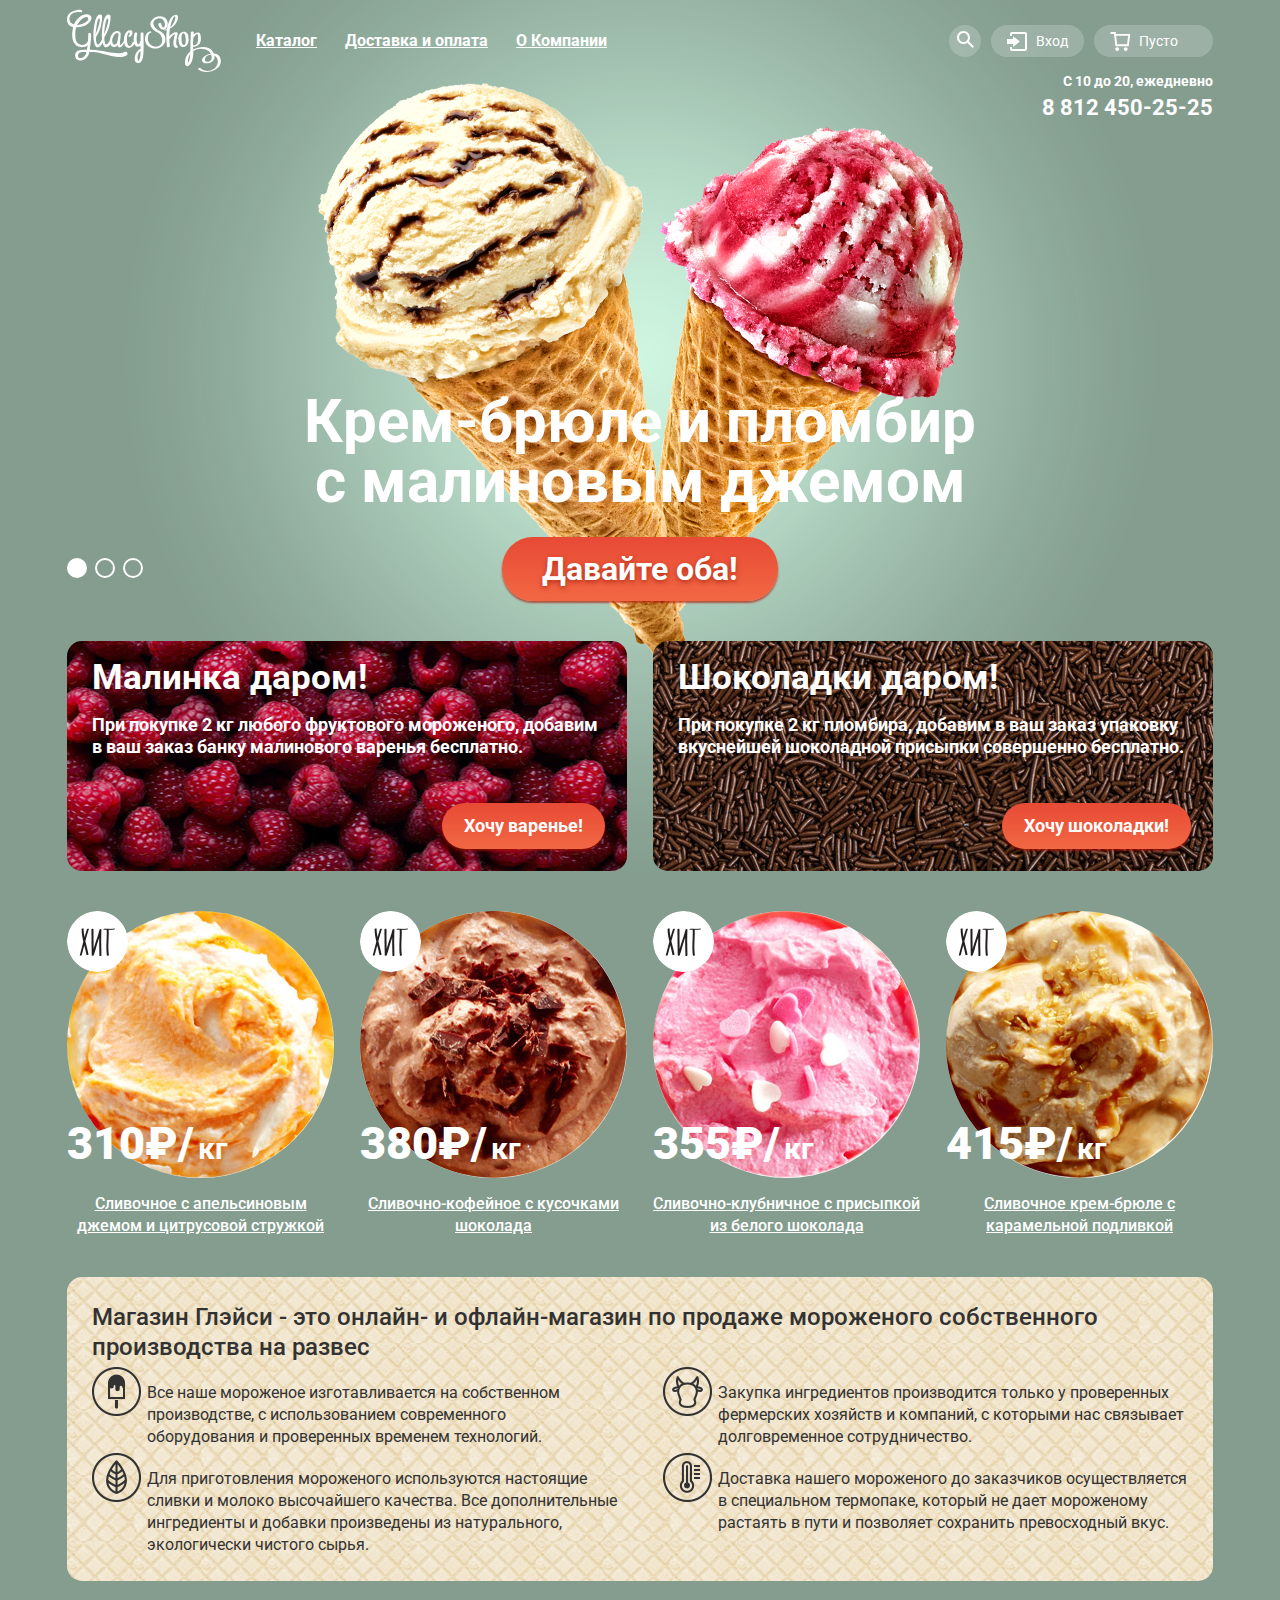
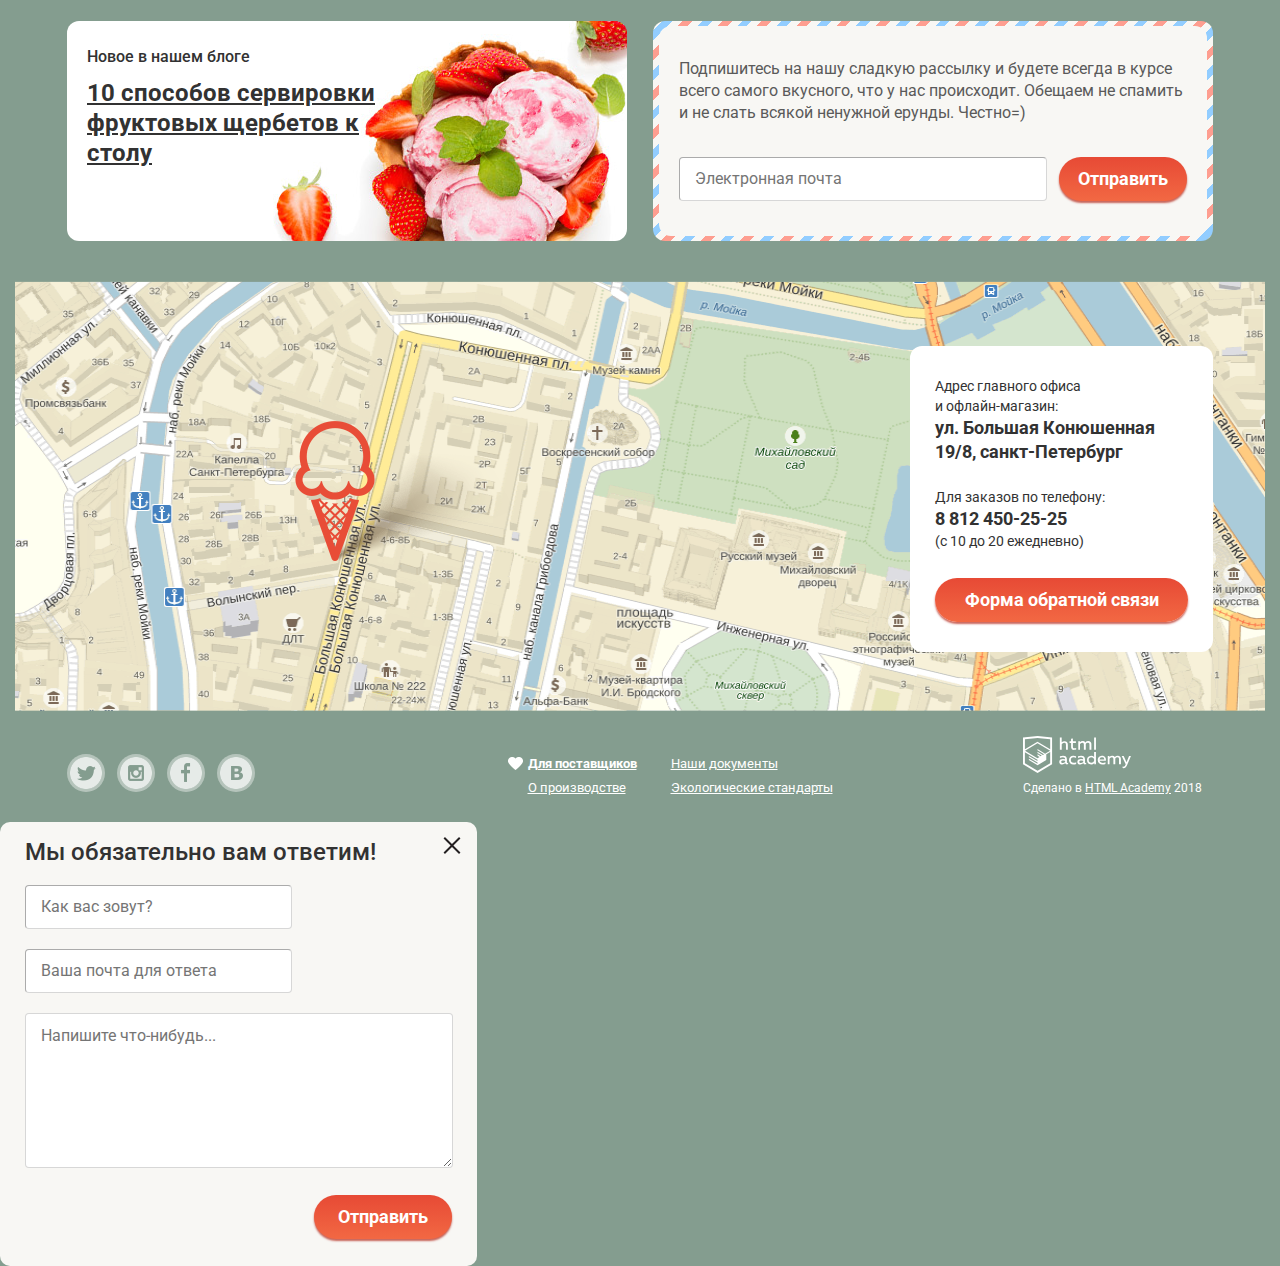
<file: index.html>
<!DOCTYPE html>
<html lang="ru">
  <head>
    <meta charset="utf-8">
    <title>HTML Academy: Глейси</title>
    <link href="https://fonts.googleapis.com/css?family=Roboto:400,500,700&amp;subset=cyrillic" rel="stylesheet">
    <link rel="stylesheet" href="css/normalize.css">
    <link rel="stylesheet" href="css/style.css">
  </head>
  <body>
    <div class="site-wrapper">
	  <div class="container">
      <header class="main-header">
        <nav class="main-nav">
          <a class="page-header-logo">
            <img src="img/logo.svg" width="154" height="64" alt="Логотип магазина Глэйси">
          </a>
          <ul class="main-menu-list main-nav-item">
            <li class="main-menu-item catalog">
              <a href="#">Каталог</a>
              <ul class="catalog-menu">
                   <!-- <li class="catalog-menu-item"><a href="#">Новинки</a></li>
                   <li class="catalog-menu-item"><a href="catalog.html">Сливочное</a></li>
                   <li class="catalog-menu-item"><a href="#">Щербеты</a></li>
                   <li class="catalog-menu-item"><a href="#">Фруктовый лед</a></li>
                   <li class="catalog-menu-item"><a href="#">Мелорин</a></li> -->
                 </ul>
            </li>
            <li class="main-menu-item">
              <a href="#">Доставка и оплата</a>
            </li>
            <li class="main-menu-item">
              <a href="#">О Компании</a>
            </li>
          </ul>
          <ul class="main-menu-user main-nav-item">
            <li class="main-menu-search">
              <button class="btn-search" type="button">
                <span class="visually-hidden">Поиск по сайту</span>
                <svg xmlns="http://www.w3.org/2000/svg" xmlns:xlink="http://www.w3.org/1999/xlink" x="0px" y="0px" width="17px"
	 height="17px" viewBox="0 0 17 17">
                 <g fill="#ffffff">
                   <path d="M16.958,15.527L11.75,10.32C12.533,9.247,13,7.93,13,6.5C13,2.91,10.09,0,6.5,0S0,2.91,0,6.5
S2.91,13,6.5,13c1.438,0,2.763-0.473,3.839-1.263l5.205,5.204L16.958,15.527z M6.5,11C4.019,11,2,8.981,2,6.5S4.019,2,6.5,2
S11,4.019,11,6.5S8.981,11,6.5,11z"></path>
                  </g>
                </svg>
              </button>
              <!-- <div class="box-search">
                <form class="form-search" action="#" method="post">
                  <p>
                    <label class="visually-hidden" for="search">Поиск по сайту</label>
                    <input class="search-field" type="search" name="search" id="search" placeholder="Что ищем?">
                  </p>
                </form>
              </div> -->
            </li>
            <li class="main-menu-login">
              <button class="btn-login-form" type="button">
                <svg xmlns="http://www.w3.org/2000/svg" xmlns:xlink="http://www.w3.org/1999/xlink" x="0px" y="0px"
	 width="21px" height="19px" viewBox="0 0 21 19" enable-background="new 0 0 21 19">
                  <g  fill="#ffffff">
                    <polygon points="6,14.875 12.917,9.5 6,4.125 6,7.042 -0.042,7.042 -0.042,11.959 6,11.959 	"></polygon>
                    <path d="M18,0H5C3.9,0,3,0.9,3,2v2h2V2h13v15H5v-2H3v2c0,1.1,0.9,2,2,2h13c1.1,0,2-0.9,2-2V2C20,0.9,19.1,0,18,0z"></path>
                  </g>
                </svg>
                Вход</button>
              <!-- <div class="box-login-entry">
                <form class="user-form" action="https://echo.htmlacademy.ru" method="post">
                  <p>
                    <label class="visually-hidden" for="user-email">Электронная почта</label>
                    <input class="user-email" type="email" name="email" id="user-email" placeholder="Электронная почта">
                  </p>
                  <p>
                    <label class="visually-hidden" for="user-password">Пароль</label>
                    <input class="user-password" type="password" name="password" id="user-password" placeholder="Пароль">
                  </p>
                  <p>
                    <button class="btn btn-login-entry" type="submit">Войти</button>
                    <div class="help-registration">
                      <a href="#">Забыли пароль?</a><br>
                      <a href="#">Новая регистрация</a>
                    </div>
                  </p>
                </form>
              </div> -->
            </li>
            <li class="main-menu-basket">
              <button class="btn-basket" type="button">
                <svg xmlns="http://www.w3.org/2000/svg" xmlns:xlink="http://www.w3.org/1999/xlink" x="0px" y="0px"
	 width="21px" height="19px" viewBox="0 0 21 20" enable-background="new 0 0 21 20">
                  <g fill="#ffffff">
                    <path d="M5.657,2.031L5.422,0H0v2h3.64l1.5,13h13.988l1.699-12.969H5.657z M17.372,13H6.922L5.888,4.031h12.66
		L17.372,13z"></path>
                    <circle cx="6.984" cy="18" r="2"></circle>
                    <circle cx="15.984" cy="18" r="2"></circle>
                  </g>
                </svg>
                Пусто</button>
            </li>
          </ul>
        </nav>
        <ul class="working-hours">
          <li>С 10 до 20, ежедневно</li>
          <li class="phone">8 812 450-25-25</li>
        </ul>
      </header>
    </div>
    <main>
	  <div class="container">
	    <h1 class="visually-hidden">Магазин мороженого Глейси</h1>
      <section class="sliders">
        <ul class="slider">
          <li class="slider-item slider-item-active">  
			<h3 class="slider-title">Крем-брюле и пломбир с малиновым джемом</h3>
            <a class="btn btn-slider" href="#">Давайте оба!</a>
          </li>
          <li class="slider-item">
            <h3 class="slider-title">Шоколадный пломбир и лимонный сорбет</h3>
            <a class="btn btn-slider" href="#">Давайте оба!</a>
          </li>
          <li class="slider-item">           
            <h3 class="slider-title">Пломбир с помадкой и клубничный щербет</h3>
            <a class="btn btn-slider" href="#">Давайте оба!</a>
          </li>
        </ul>
        <div class="slider-control">
          <ul class="slider-control-list">
            <li class="slider-control-item slider-control-active">
              <button class="btn-slider-control" type="button">
			  <span class="visually-hidden">Слайд 1</span></button>
            </li>
            <li class="slider-control-item">
              <button class="btn-slider-control" type="button">
			  <span class="visually-hidden">Слайд 2</span></button>
            </li>
            <li class="slider-control-item">
              <button class="btn-slider-control" type="button">
			  <span class="visually-hidden">Слайд 3</span></button>
            </li>
          </ul>
        </div>
      </section>
      <section class="stock-container">
        <h2 class="visually-hidden">Специальные предложения</h2>
		<div class="stock-container-items">
		  <div class="stock-container-item">
            <h3>Малинка даром!</h3>
            <p>При покупке 2 кг любого фруктового мороженого, добавим в ваш заказ банку малинового варенья бесплатно.</p>
            <a class="btn btn-stock" href="#">Хочу варенье!</a>
          </div>
          <div class="stock-container-item">
            <h3>Шоколадки даром!</h3>
            <p>При покупке 2 кг пломбира, добавим в ваш заказ упаковку вкуснейшей шоколадной присыпки совершенно бесплатно.</p>
            <a class="btn btn-stock" href="#">Хочу шоколадки!</a>
          </div>
		</div>
      </section>
      <section class="hits-container">
        <h3 class="visually-hidden">Хиты продаж</h3>
        <ul class="hits-list">
          <li class="hits-item">
            <div class="hits-item-wrapperz">
              <div class="hits-item-image">
                <img src="img/hit-1.jpg" width="267" height="267" alt="Сливочное с апельсиновым джемом и цитрусовой стружкой">
              </div>
              <div class="price">
                <span class="hits-price"><b>310&#8381;/</b></span>
                <span class="hits-kilo">кг</span>
              </div>
              <div class="hits-name">
                <a href="#">Сливочное с апельсиновым джемом и цитрусовой стружкой</a>
              </div>
            </div>
            <a href="#" class="btn btn-hits">Быстрый просмотр</a>
          </li>
          <li class="hits-item">
            <div class="hits-item-wrapper">
              <div class="hits-item-image">
                <img src="img/hit-2.jpg" width="267" height="267" alt="Сливочное с апельсиновым джемом и цитрусовой стружкой">
              </div>
              <div class="price">
                <span class="hits-price"><b>380&#8381;/</b></span>
                <span class="hits-kilo">кг</span>
              </div>
              <div class="hits-name">
                <a href="#">Сливочно-кофейное с кусочками шоколада</a>
              </div>
            </div>
            <a href="#" class="btn btn-hits">Быстрый просмотр</a>
          </li>
          <li class="hits-item">
            <div class="hits-item-wrapper">
              <div class="hits-item-image">
                <img src="img/hit-3.jpg" width="267" height="267" alt="Сливочное с апельсиновым джемом и цитрусовой стружкой">
              </div>
              <div class="price">
                <span class="hits-price"><b>355&#8381;/</b></span>
                <span class="hits-kilo">кг</span>
              </div>
              <div class="hits-name">
                <a href="#">Сливочно-клубничное с присыпкой из белого шоколада</a>
              </div>
            </div>
            <a href="#" class="btn btn-hits">Быстрый просмотр</a>
          </li>
          <li class="hits-item">
            <div class="hits-item-wrapper">
              <div class="hits-item-image">
                <img src="img/hit-4.jpg" width="267" height="267" alt="Сливочное с апельсиновым джемом и цитрусовой стружкой">
              </div>
              <div class="price">
                <span class="hits-price"><b>415&#8381;/</b></span>
                <span class="hits-kilo">кг</span>
              </div>
              <div class="hits-name">
                <a href="#">Сливочное крем-брюле с карамельной подливкой</a>
              </div>
            </div>
            <a href="#" class="btn btn-hits">Быстрый просмотр</a>
          </li>
        </ul>
      </section>
      <section class="about-shop">
        <h3 class="about-shop-headline">Магазин Глэйси - это онлайн- и офлайн-магазин по продаже мороженого собственного производства на развес</h3>
        <ul class="about-shop-items">
          <li class="about-shop-item">Все наше мороженое изготавливается на собственном производстве, с использованием современного оборудования и проверенных временем технологий.
          </li>
		  <li class="about-shop-item">Закупка ингредиентов производится только у проверенных фермерских хозяйств и компаний, с которыми нас связывает долговременное сотрудничество.
          </li>
          <li class="about-shop-item">Для приготовления мороженого используются настоящие сливки и молоко высочайшего качества. Все дополнительные ингредиенты и добавки произведены из натурального, экологически чистого сырья.
          </li>
          <li class="about-shop-item">Доставка нашего мороженого до заказчиков осуществляется в специальном термопаке, который не дает мороженому растаять в пути и позволяет сохранить превосходный вкус.
          </li>
        </ul>
      </section>
      <section class="blog">
        <h3 class="visually-hidden">Блог магазина</h3>
		    <div class="blog-wrapper">
		      <article class="blog-new blog-item">
            <h3 class="blog-new-headline">Новое в нашем блоге</h3>
            <a class="blog-new-link" href="#">10 способов сервировки фруктовых щербетов к столу</a>
          </article>
          <div class="blog-subscription blog-item">
			      <div class="subscription-wrapper">
			        <p class="blog-subscription-text">Подпишитесь на нашу сладкую рассылку и будете всегда в курсе всего самого вкусного, что у нас происходит. Обещаем не спамить и не слать всякой ненужной ерунды. Честно=)</p>
              <form class="subscription-form" action="https://echo.htmlacademy.ru" method="post">
                <label class="visually-hidden" for="subscription-email">Ваша электронная почта</label>
                <input class="subscription-email" id="subscription-email" type="email" name="email" placeholder="Электронная почта">
                <button class="btn btn-subscription" type="submit">Отправить</button>
              </form>
			      </div>
          </div>
		    </div>
      </section>
	  </div>
      <section class="contacts">
        <h2 class="visually-hidden">Где мы находимся</h2>
        <div class="contacts-wrapper">
          <div class="contacts-map">
            <img src="img/map.png" width="1250" height="430" alt="Адрес главного офиса и офлайн-магазин: ул. Большая Конюшенная, 19/8, санкт-Петербург">
          </div>
          <div class="contacts-address">
            <p>
               Адрес главного офиса<br>
               и офлайн-магазин:<br>
               <strong>ул. Большая Конюшенная
               19/8, санкт-Петербург</strong>
            </p>
             <p>
                Для заказов по телефону:<br>
                <b>8 812 450-25-25</b><br>
                (с 10 до 20 ежедневно)
            </p>
            <a class="btn btn-feedback" href="form.html">Форма обратной связи</a>
          </div>
        </div>
      </section>
    </main>
	<div class="container">
	  <footer class="main-footer">
        <div class="footer-social">
        <ul class="footer-social-list">
          <li class="footer-social-item"><a class="social social-tw" href="#"><span class="visually-hidden">Твиттер</span></a></li>
          <li class="footer-social-item"><a class="social social-inst" href="#"><span class="visually-hidden">Инстаграм</span></a></li>
          <li class="footer-social-item"><a class="social social-fb" href="#"><span class="visually-hidden">Фейсбук</span></a></li>
          <li class="footer-social-item"><a class="social social-vk" href="#"><span class="visually-hidden">Вконтакте</span></a></li>
        </ul>
      </div>
      <div class="info">
        <ul class="info-items">
          <li class="info-item"><a href="#"><b>Для поставщиков</b></a></li>
          <li class="info-item"><a href="#">Наши документы</a></li>
          <li class="info-item"><a href="#">О производстве</a></li>
          <li class="info-item"><a href="#">Экологические стандарты</a></li>
        </ul>
      </div>
      <div class="footer-copyright">
        <a class="footer-copyright-icon" href="https://htmlacademy.ru/intensive/htmlcss"><img src="img/logo-htmlacademy.svg" width="108" height="39" alt="Логотип HTML Academy"></a>
        <span>Сделано в <a href="https://htmlacademy.ru/intensive/htmlcss">HTML Academy</a> 2018</span>
      </div>
      </footer>
	</div>

    <section class="modal modal-feedback">
      <h3 class="visually-hidden">Форма обратной связи</h3>
      <button class="modal-close" type="button">
        <span class="visually-hidden">Закрыть форму обратной связи</span>
      </button>
      <form class="form-feedback" action="https://echo.htmlacademy.ru" method="post">
        <h3>Мы обязательно вам ответим!</h3>
        <p>
          <label class="visually-hidden" for="feedback-name">Как вас зовут?</label>
          <input class="feedback-name" id="feedback-name" type="text" name="name" placeholder="Как вас зовут?">
        </p>
        <p>
          <label class="visually-hidden" for="feedback-email">Ваша почта для ответа</label>
          <input class="feedback-email" id="feedback-email" type="email" name="feedback-email" placeholder="Ваша почта для ответа">
        </p>
        <p>
          <label class="visually-hidden" for="feedback-text">Текст обращения</label>
          <textarea class="feedback-text" id="feedback-text" name="feedback-text" rows="8" cols="20" placeholder="Напишите что-нибудь..."></textarea>
        </p>
        <p class="btn-wrapper">
          <button class="btn btn-modal-feedback" type="submit">Отправить</button>
        </p>
      </form>
    </section>
	</div>	    
  </body>
</html>
</file>
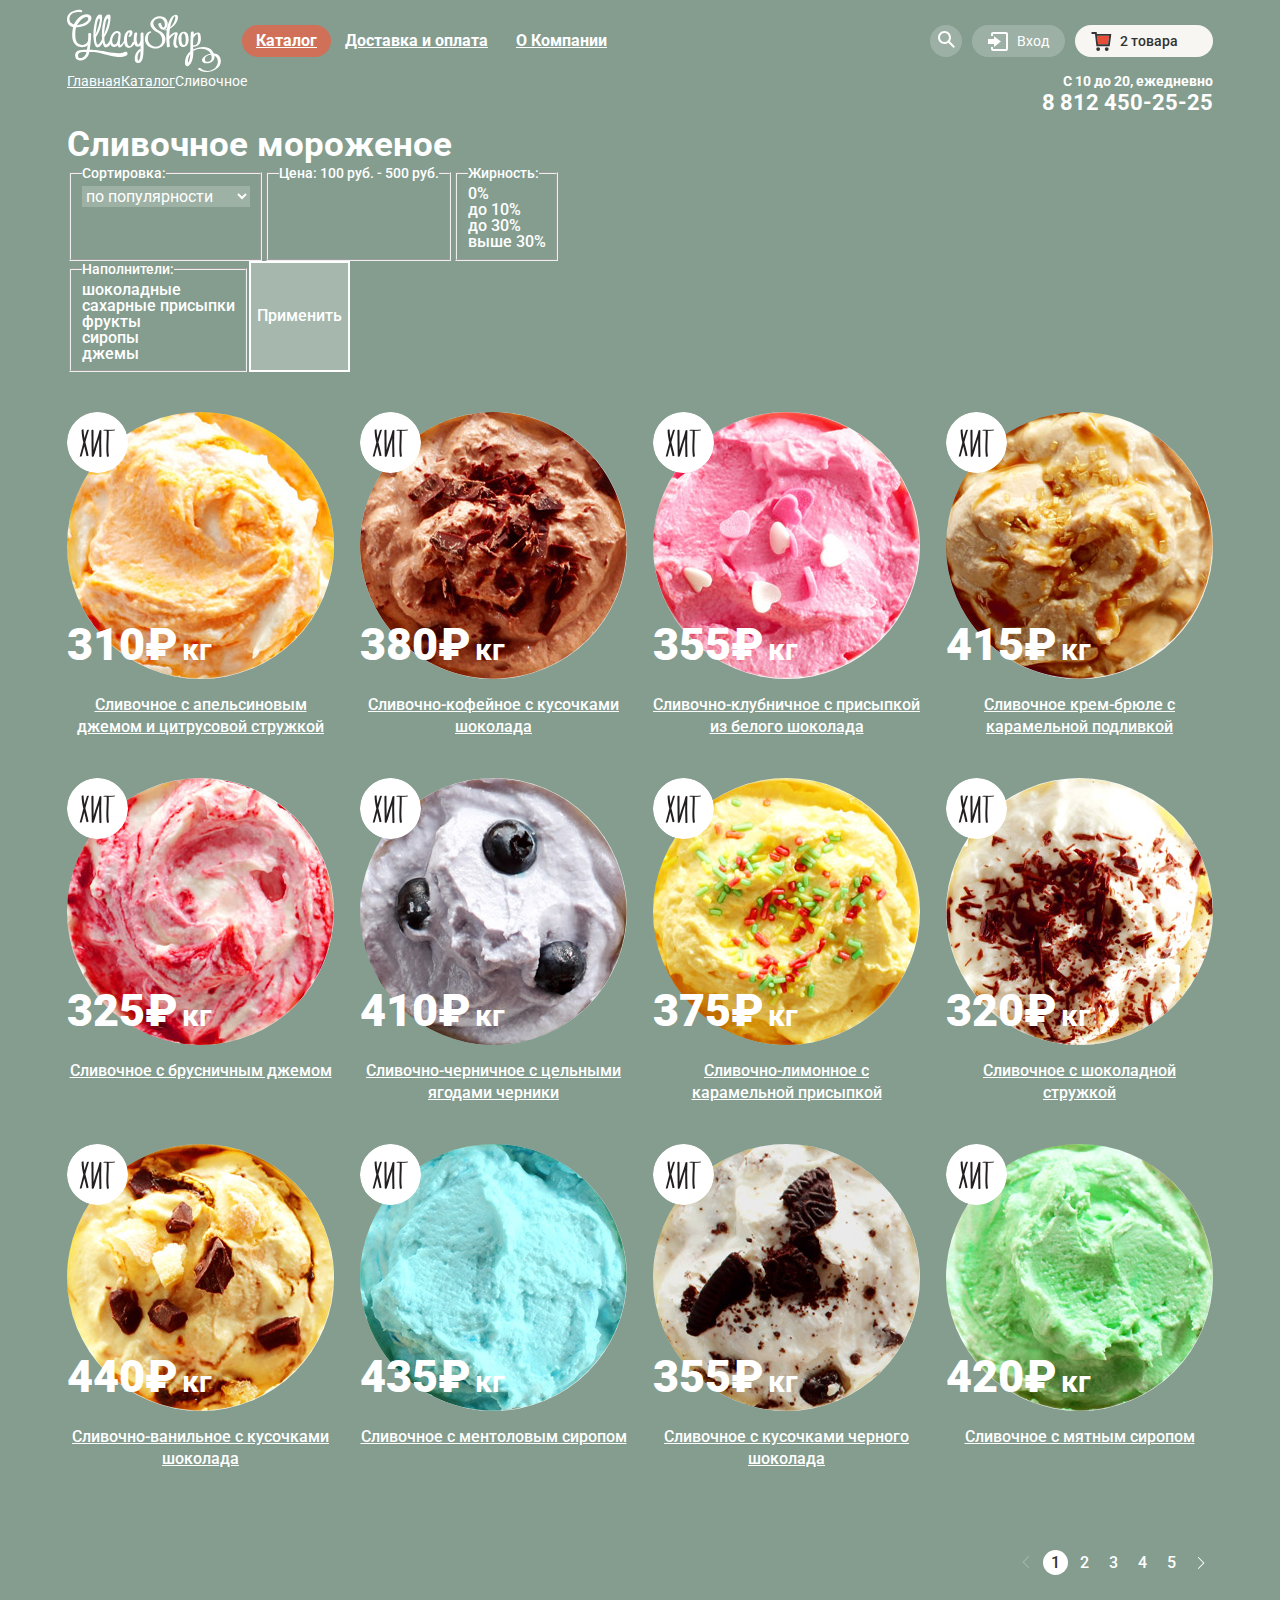
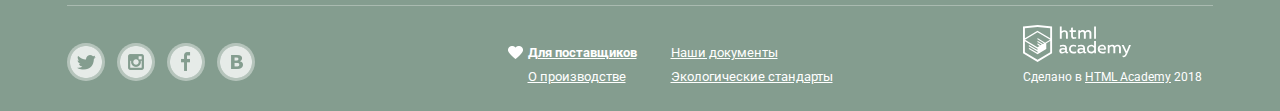
<file: catalog.html>
<!DOCTYPE html>
<html lang="ru">
  <head>
    <meta charset="utf-8">
    <title>HTML Academy: Глейси</title>
    <link href="https://fonts.googleapis.com/css?family=Roboto:400,500,700&amp;subset=cyrillic" rel="stylesheet">
    <link rel="stylesheet" href="css/normalize.css">
    <link rel="stylesheet" href="css/style.css">
  </head>
  <body>
    <div class="container">
      <header class="main-header catalog">
        <nav class="main-nav">
          <a href="index.html" class="page-header-logo">
            <img src="img/logo.svg" width="154" height="64" alt="Логотип магазина Глэйси">
          </a>
          <ul class="main-menu-list main-nav-item">
            <li class="main-menu-item main-menu-active">
              <a href="#">Каталог</a>
              <!--<ul class="catalog-menu">
                   <li class="catalog-menu-item"><a href="#">Новинки</a></li>
                   <li class="catalog-menu-item catalog-menu-active"><a href="#">Сливочное</a></li>
                   <li class="catalog-menu-item"><a href="#">Щербеты</a></li>
                   <li class="catalog-menu-item"><a href="#">Фруктовый лед</a></li>
                   <li class="catalog-menu-item"><a href="#">Мелорин</a></li>
                 </ul>-->
            </li>
            <li class="main-menu-item">
              <a href="#">Доставка и оплата</a>
            </li>
            <li class="main-menu-item">
              <a href="#">О Компании</a>
            </li>
          </ul>
          <ul class="main-menu-user main-nav-item">
            <li class="main-menu-search">
              <button class="btn-search" type="button">
                <span class="visually-hidden">Поиск по сайту</span>
                <svg xmlns="http://www.w3.org/2000/svg" xmlns:xlink="http://www.w3.org/1999/xlink" x="0px" y="0px" width="17px"
	 height="17px" viewBox="0 0 17 17">
                 <g fill="#ffffff">
                   <path d="M16.958,15.527L11.75,10.32C12.533,9.247,13,7.93,13,6.5C13,2.91,10.09,0,6.5,0S0,2.91,0,6.5
S2.91,13,6.5,13c1.438,0,2.763-0.473,3.839-1.263l5.205,5.204L16.958,15.527z M6.5,11C4.019,11,2,8.981,2,6.5S4.019,2,6.5,2
S11,4.019,11,6.5S8.981,11,6.5,11z"></path>
                  </g>
                </svg>
              </button>
              <!--<div class="box-search">
                <form class="form-search" action="#" method="post">
                  <p>
                    <label class="visually-hidden" for="search">Поиск по сайту</label>
                    <input class="search-field" type="search" name="search" id="search" placeholder="Что ищем?">
                  </p>
                </form>
              </div>-->
            </li>
            <li class="main-menu-login">
              <button class="btn-login-form" type="button">
                <svg xmlns="http://www.w3.org/2000/svg" xmlns:xlink="http://www.w3.org/1999/xlink" x="0px" y="0px"
	 width="21px" height="19px" viewBox="0 0 21 19" enable-background="new 0 0 21 19">
                  <g  fill="#ffffff">
                    <polygon points="6,14.875 12.917,9.5 6,4.125 6,7.042 -0.042,7.042 -0.042,11.959 6,11.959 	"></polygon>
                    <path d="M18,0H5C3.9,0,3,0.9,3,2v2h2V2h13v15H5v-2H3v2c0,1.1,0.9,2,2,2h13c1.1,0,2-0.9,2-2V2C20,0.9,19.1,0,18,0z"></path>
                  </g>
                </svg>
                Вход</button>
              <!--<div class="box-login-entry">
                <form class="user-form" action="https://echo.htmlacademy.ru" method="post">
                  <p>
                    <label class="visually-hidden" for="user-email">Электронная почта</label>
                    <input class="user-email" type="email" name="email" id="user-email" placeholder="Электронная почта">
                  </p>
                  <p>
                    <label class="visually-hidden" for="user-password">Пароль</label>
                    <input class="user-password" type="password" name="password" id="user-password" placeholder="Пароль">
                  </p>
                  <p>
                    <button class="btn btn-login-entry" type="submit">Войти</button>
                    <div class="help-registration">
                      <a href="#">Забыли пароль?</a>
                      <a href="#">Новая регистрация</a>
                    </div>
                  </p>
                </form>
              </div>-->
            </li>
            <li class="main-menu-basket">
              <button class="btn-basket full-basket" type="button">
                <svg xmlns="http://www.w3.org/2000/svg" xmlns:xlink="http://www.w3.org/1999/xlink" x="0px" y="0px"
	 width="21px" height="19px" viewBox="0 0 21 20" enable-background="new 0 0 21 20">
                  <g fill="#343434">
                    <polygon fill="#E84D37" points="5.888,4.031 6.922,13 17.372,13 18.548,4.031 "></polygon>
                    <path d="M5.657,2.031L5.422,0H0v2h3.64l1.5,13h13.988l1.699-12.969H5.657z M17.372,13H6.922L5.888,4.031h12.66
		L17.372,13z"></path>
                    <circle cx="6.984" cy="18" r="2"></circle>
                    <circle cx="15.984" cy="18" r="2"></circle>
                  </g>
                </svg>
                2 товара</button>
              <!--<div class="basket-products">
                <table class="basket-table">
                  <caption class="visually-hidden">Список товаров в корзине</caption>
                  <tbody>
                    <tr class="basket-table-row">
                      <td class="basket-table-cell cell-delete">
                        <button class="btn-delete" type="button" aria-label="Удалить товар"></button>
                      </td>
                      <td class="basket-table-cell cell-imge">
                        <img src="img/product-small-1.jpg" width="33" height="33" alt="Пломбир с апельсиновым джемом">
                      </td>
                      <td class="basket-table-cell cell-description">Пломбир с апельсиновым джемом</td>
                      <td class="basket-table-cell cell-price">1.5 кг x <span>200 руб.</span></td>
                      <td class="basket-table-cell cell-sum">300 руб.</td>
                    </tr>
                    <tr class="basket-table-row">
                      <td class="basket-table-cell cell-delete">
                        <button class="btn-delete" type="button" aria-label="Удалить товар"></button>
                      </td>
                      <td class="basket-table-cell cell-imge">
                        <img src="img/product-small-2.jpg" width="33" height="33" alt="Клубничный пломбир с присыпкой из белого шоколада">
                      </td>
                      <td class="basket-table-cell cell-description">Клубничный пломбир с присыпкой из белого шоколада</td>
                      <td class="basket-table-cell cell-price">1.5 кг x <span>300 руб.</span></td>
                      <td class="basket-table-cell cell-sum">450 руб.</td>
                    </tr>
                  </tbody>
                  <tfoot>
                    <tr class="basket-table-row-foot">
                      <td class="basket-table-cell basket-total" colspan="5"><b>Итого: 750 руб.</b></td>
                    </tr>
                    <tr class="basket-table-row-foot">
                      <td class="basket-table-cell-checkout" colspan="5">
                        <a class="btn btn-checkout" href="#">Оформиить заказ</a>
                      </td>
                    </tr>
                  </tfoot>
                </table>
              </div>-->
            </li>
          </ul>
        </nav>
        <div class="header-item">
          <div class="breadcrumbs">
            <ul class="breadcrumbs-list">
              <li class="breadcrumbs-item"><a href="#">Главная</a></li>
              <li class="breadcrumbs-item"><a  href="#">Каталог</a></li>
              <li class="breadcrumbs-item breadcrumbs-active">Сливочное</li>
            </ul>
          </div>
          <p class="working-hours">С 10 до 20, ежедневно<br>
            <span class="phone">8 812 450-25-25</span> </p>
        </div>
      </header>
      <main class="container">
        <h1 class="page-title">Сливочное мороженое</h1>
        <section class="product-filter">
          <h2 class="visually-hidden">Фильтр продукции</h2>
          <form class="filter" action="https://echo.htmlacademy.ru" method="post">
            <div class="filter-item">
              <fieldset>
                <legend class="filter-title">Сортировка:</legend>
                <select class="sort-list" name="sort">
                  <option value="по популярности">по популярности</option>
                  <option value="сначала не дорогие">сначала не дорогие</option>
                  <option value="сначала дорогие">сначала дорогие</option>
                  <option value="по жирности">по жирности</option>
                </select>
              </fieldset>
              <fieldset>
                <legend class="filter-title">Цена: <span class="min-price">100</span> руб. - <span class="max-price">500</span> руб.</legend>
                <div class="min-max">
                  <!--Здесь будет ползунок-->
                </div>
              </fieldset>
              <fieldset>
                <legend class="filter-title">Жирность:</legend>
                <ul class="filter-fat-list">
                  <li class="filter-fat-item">
                    <input class="visually-hidden" id="fat-null" type="radio" name="fat" value="fat-null">
                    <label for="fat-null">0%</label>
                  </li>
                  <li class="filter-fat-item">
                    <input class="visually-hidden" id="fat-ten" type="radio" name="fat" value="fat-ten" checked>
                    <label for="fat-ten">до 10%</label>
                  </li>
                  <li class="filter-fat-item">
                    <input class="visually-hidden" id="fat-less-thirty" type="radio" name="fat" value="fat-less-thirty">
                    <label for="fat-less-thirty">до 30%</label>
                  </li>
                  <li class="filter-fat-item">
                    <input class="visually-hidden" id="fat-more-thirty" type="radio" name="fat" value="fat-more-thirty">
                    <label for="fat-more-thirty">выше 30%</label>
                  </li>
                </ul>
              </fieldset>
            </div>
            <div class="filter-item">
              <fieldset>
                <legend class="filter-title">Наполнители:</legend>
                <ul  class="filter-ingredient-list">
                  <li class="filter-ingredient-item">
                    <input class="visually-hidden" id="ingredient-choco" type="checkbox" name="choco" checked>
                    <label for="ingredient-choco">шоколадные</label>
                  </li>
                  <li class="filter-ingredient-item">
                    <input class="visually-hidden" id="ingredient-sugar" type="checkbox" name="sugar" checked>
                    <label for="ingredient-sugar">сахарные присыпки</label>
                  </li>
                  <li class="filter-ingredient-item">
                    <input class="visually-hidden" id="ingredient-fruits" type="checkbox" name="fruits">
                    <label for="ingredient-fruits">фрукты</label>
                  </li>
                  <li class="filter-ingredient-item">
                    <input class="visually-hidden" id="ingredient-syrups" type="checkbox" name="syrups">
                    <label for="ingredient-syrups">сиропы</label>
                  </li>
                  <li class="filter-ingredient-item">
                    <input class="visually-hidden" id="ingredient-jams" type="checkbox" name="jams">
                    <label for="ingredient-jams">джемы</label>
                  </li>
                </ul>
              </fieldset>
              <button class="btn-filter" type="submit">Применить</button>
            </div>
          </form>
        </section>
        <section class="product">
          <h2 class="visually-hidden">Каталог сливочного мороженого</h2>
          <ul class="product-list">
            <li class="product-item">
              <div class="product-item-wrepper">
                <div class="product-item-image">
                  <img src="img/product-1.jpg" width="267" height="267" alt="Сливочное с апельсиновым джемом и цитрусовой стружкой">
                </div>
                <div class="price">
                  <span class="product-price"><b>310&#8381;</b></span>
                  <span class="product-kilo">кг</span>
                </div>
                <div class="price-name">
                  <a href="#">Сливочное с апельсиновым джемом и цитрусовой стружкой</a>
                </div>
              </div>
              <a href="#" class="btn btn-product">Быстрый просмотр</a>
            </li>
            <li class="product-item">
              <div class="product-item-wrepper">
                <div class="product-item-image">
                  <img src="img/product-2.jpg" width="267" height="267" alt="Сливочное с апельсиновым джемом и цитрусовой стружкой">
                </div>
                <div class="price">
                  <span class="product-price"><b>380&#8381;</b></span>
                  <span class="product-kilo">кг</span>
                </div>
                <div class="price-name">
                  <a href="#">Сливочно-кофейное с кусочками шоколада</a>
                </div>
              </div>
              <a href="#" class="btn btn-product">Быстрый просмотр</a>
            </li>
            <li class="product-item">
              <div class="product-item-wrepper">
                <div class="product-item-image">
                  <img src="img/product-3.jpg" width="267" height="267" alt="Сливочное с апельсиновым джемом и цитрусовой стружкой">
                </div>
                <div class="price">
                  <span class="product-price"><b>355&#8381;</b></span>
                  <span class="product-kilo">кг</span>
                </div>
                <div class="price-name">
                  <a href="#">Сливочно-клубничное с присыпкой из белого шоколада</a>
                </div>
              </div>
              <a href="#" class="btn btn-product">Быстрый просмотр</a>
            </li>
            <li class="product-item">
              <div class="product-item-wrepper">
                <div class="product-item-image">
                  <img src="img/product-4.jpg" width="267" height="267" alt="Сливочное с апельсиновым джемом и цитрусовой стружкой">
                </div>
                <div class="price">
                  <span class="product-price"><b>415&#8381;</b></span>
                  <span class="product-kilo">кг</span>
                </div>
                <div class="price-name">
                  <a href="#">Сливочное крем-брюле с карамельной подливкой</a>
                </div>
              </div>
              <a href="#" class="btn btn-product">Быстрый просмотр</a>
            </li>
            <li class="product-item">
              <div class="product-item-wrepper">
                <div class="product-item-image">
                  <img src="img/product-5.jpg" width="267" height="267" alt="Сливочное с апельсиновым джемом и цитрусовой стружкой">
                </div>
                <div class="price">
                  <span class="product-price"><b>325&#8381;</b></span>
                  <span class="product-kilo">кг</span>
                </div>
                <div class="price-name">
                  <a href="#">Сливочное с брусничным джемом</a>
                </div>
              </div>
              <a href="#" class="btn btn-product">Быстрый просмотр</a>
            </li>
            <li class="product-item">
              <div class="product-item-wrepper">
                <div class="product-item-image">
                  <img src="img/product-6.jpg" width="267" height="267" alt="Сливочное с апельсиновым джемом и цитрусовой стружкой">
                </div>
                <div class="price">
                  <span class="product-price"><b>410&#8381;</b></span>
                  <span class="product-kilo">кг</span>
                </div>
                <div class="price-name">
                  <a href="#">Сливочно-черничное с цельными ягодами черники</a>
                </div>
              </div>
              <a href="#" class="btn btn-product">Быстрый просмотр</a>
            </li>
            <li class="product-item">
              <div class="product-item-wrepper">
                <div class="product-item-image">
                  <img src="img/product-7.jpg" width="267" height="267" alt="Сливочное с апельсиновым джемом и цитрусовой стружкой">
                </div>
                <div class="price">
                  <span class="product-price"><b>375&#8381;</b></span>
                  <span class="product-kilo">кг</span>
                </div>
                <div class="price-name">
                  <a href="#">Сливочно-лимонное с карамельной присыпкой</a>
                </div>
              </div>
              <a href="#" class="btn btn-product">Быстрый просмотр</a>
            </li>
            <li class="product-item">
              <div class="product-item-wrepper">
                <div class="product-item-image">
                  <img src="img/product-8.jpg" width="267" height="267" alt="Сливочное с апельсиновым джемом и цитрусовой стружкой">
                </div>
                <div class="price">
                  <span class="product-price"><b>320&#8381;</b></span>
                  <span class="product-kilo">кг</span>
                </div>
                <div class="price-name">
                  <a href="#">Сливочное с шоколадной стружкой</a>
                </div>
              </div>
              <a href="#" class="btn btn-product">Быстрый просмотр</a>
            </li>
            <li class="product-item">
              <div class="product-item-wrepper">
                <div class="product-item-image">
                  <img src="img/product-9.jpg" width="267" height="267" alt="Сливочное с апельсиновым джемом и цитрусовой стружкой">
                </div>
                <div class="price">
                  <span class="product-price"><b>440&#8381;</b></span>
                  <span class="product-kilo">кг</span>
                </div>
                <div class="price-name">
                  <a href="#">Сливочно-ванильное с кусочками шоколада</a>
                </div>
              </div>
              <a href="#" class="btn btn-product">Быстрый просмотр</a>
            </li>
            <li class="product-item">
              <div class="product-item-wrepper">
                <div class="product-item-image">
                  <img src="img/product-10.jpg" width="267" height="267" alt="Сливочное с апельсиновым джемом и цитрусовой стружкой">
                </div>
                <div class="price">
                  <span class="product-price"><b>435&#8381;</b></span>
                  <span class="product-kilo">кг</span>
                </div>
                <div class="price-name">
                  <a href="#">Сливочное с ментоловым сиропом</a>
                </div>
              </div>
              <a href="#" class="btn btn-product">Быстрый просмотр</a>
            </li>
            <li class="product-item">
              <div class="product-item-wrepper">
                <div class="product-item-image">
                  <img src="img/product-11.jpg" width="267" height="267" alt="Сливочное с апельсиновым джемом и цитрусовой стружкой">
                </div>
                <div class="price">
                  <span class="product-price"><b>355&#8381;</b></span>
                  <span class="product-kilo">кг</span>
                </div>
                <div class="price-name">
                  <a href="#">Сливочное с кусочками черного шоколада</a>
                </div>
              </div>
              <a href="#" class="btn btn-product">Быстрый просмотр</a>
            </li>
            <li class="product-item">
              <div class="product-item-wrepper">
                <div class="product-item-image">
                  <img src="img/product-12.jpg" width="267" height="267" alt="Сливочное с апельсиновым джемом и цитрусовой стружкой">
                </div>
                <div class="price">
                  <span class="product-price"><b>420&#8381;</b></span>
                  <span class="product-kilo">кг</span>
                </div>
                <div class="price-name">
                  <a href="#">Сливочное с мятным сиропом</a>
                </div>
              </div>
              <a href="#" class="btn btn-product">Быстрый просмотр</a>
            </li>
          </ul>
        </section>
        <div class="pagination">
          <ul class="pagination-list">
            <li class="pagination-item pagination-disabled arrow"><a><span class="visually-hidden">назад</span></a></li>
            <li class="pagination-item pagination-active"><a><span class="visually-hidden">Перейти на страницу 1</span>1</a></li>
            <li class="pagination-item"><a href="#"><span class="visually-hidden">Перейти на страницу 2</span>2</a></li>
            <li class="pagination-item"><a href="#"><span class="visually-hidden">Перейти на страницу 3</span>3</a></li>
            <li class="pagination-item"><a href="#"><span class="visually-hidden">Перейти на страницу 4</span>4</a></li>
            <li class="pagination-item"><a href="#"><span class="visually-hidden">Перейти на страницу 5</span>5</a></li>
            <li class="pagination-item arrow"><a href="#"><span class="visually-hidden">вперед</span></a></li>
          </ul>
        </div>
      </main>
      <footer class="main-footer">
          <div class="footer-social">
          <ul class="footer-social-list">
            <li class="footer-social-item"><a class="social social-tw" href="#"><span class="visually-hidden">Твиттер</span></a></li>
            <li class="footer-social-item"><a class="social social-inst" href="#"><span class="visually-hidden">Инстаграм</span></a></li>
            <li class="footer-social-item"><a class="social social-fb" href="#"><span class="visually-hidden">Фейсбук</span></a></li>
            <li class="footer-social-item"><a class="social social-vk" href="#"><span class="visually-hidden">Вконтакте</span></a></li>
          </ul>
        </div>
        <div class="info">
          <ul class="info-items">
            <li class="info-item"><a href="#"><b>Для поставщиков</b></a></li>
            <li class="info-item"><a href="#">Наши документы</a></li>
            <li class="info-item"><a href="#">О производстве</a></li>
            <li class="info-item"><a href="#">Экологические стандарты</a></li>
          </ul>
        </div>
        <div class="footer-copyright">
          <a class="footer-copyright-icon" href="https://htmlacademy.ru/intensive/htmlcss"><img src="img/logo-htmlacademy.svg" width="108" height="39" alt="Логотип HTML Academy"></a>
          <span>Сделано в <a href="https://htmlacademy.ru/intensive/htmlcss">HTML Academy</a> 2018</span>
        </div>
        </footer>
    </div>
  </body>
</html>
</file>
<file: css/style.css>
body {
  margin: 0;
  padding: 0;

  font-family: 'Roboto', Arial, sans-serif;
  font-size: 16px;
  line-height: 22px;
  font-weight: 400;
  color: #ffffff;
  
  background-color: #849d8f;  
}

.site-wrapper {  
  min-width: 1250px;

  background-color: #849d8f;
  background-image: url("../img/slider-1.png");
  background-position: top center;
  background-repeat: no-repeat;
}

.container {
  width: 1146px;
  margin: 0 auto;
  padding: 0;
}

.visually-hidden:not(:focus):not(:active),
input[type="checkbox"].visually-hidden,
input[type="radio"].visually-hidden {
  position: absolute;

  width: 1px;
  height: 1px;
  margin: -1px;
  border: 0;
  padding: 0;

  white-space: nowrap;

  clip-path: inset(100%);
  clip: rect(0 0 0 0);
  overflow: hidden;
}

a {
  text-decoration: none;
}

.btn {
  color: #ffffff;
  font-weight: 700;

  text-align: center;
  vertical-align: middle;

  background-image: linear-gradient(to bottom, #e74a35 0%, #f26843 100%);
  border: none;
  box-shadow: 0 2px 2px rgba(172, 16, 0, 0.64);
}

.btn:hover {
  background-image: linear-gradient(to bottom, #f58669 0%, #ec6f5e 100%);
  box-shadow: 0 2px 2px #ac1000;
}

.btn:focus,
.btn:active {
  background-image: linear-gradient(to bottom, #d84732 0%, #e1613e 100%);
  box-shadow: inset 0 2px 2px #942718;
  outline: none;
}

.btn:focus {
  outline: none;
}

.main-header {
  display: flex;
  flex-direction: column;
  justify-content: flex-start;
  flex-wrap: wrap;
  margin-bottom: 270px;
  padding-top: 9px;
}

.main-header.catalog {
  margin-bottom: 7px;
}

.page-header-logo {
  width: 154px;
  height: 64px;
}

.main-nav,
.header-item {
  display: flex;
  justify-content: space-between;
}

.main-nav-item {
  display: flex;
  flex-wrap: wrap;
  margin: 0;
  padding: 0;
}

.main-nav-item > li {
  margin: 16px 0;
}

.main-menu-list {
  width: 550px;
  margin-left: 10px;

  line-height: 16px;
  font-weight: 700;
}

.main-menu-user {
  justify-content: flex-end;
  width: 360px;
  margin-left: 50px;

  font-size: 14px;
  line-height: 16px;
  font-weight: 500;
}

.main-menu-list,
.main-menu-user,
.catalog-menu {
  list-style: none;
}

.main-menu-list a {
  color: #ffffff;
}

.main-menu-item > a {
  display: block;
  padding: 8px 14px;

  text-decoration: underline;

  border-radius: 16px;
}

.main-menu-item:not(.main-menu-active) > a:hover {
  color: #333333;
  text-decoration: none;

  background-color: #f7f6f3;
}

.main-menu-item:not(.main-menu-active) > a:focus {
  color: #333333;
  text-decoration: none;

  background-color: #ededed;
}

.main-menu-user button {
  margin-left: 10px;
  padding: 8px 16px;

  font-size: inherit;
  line-height: inherit;

  border: none;
}

button.btn-search {
  width: 32px;
  height: 32px;
  padding: 0;

  border-radius: 50%;
}

button.btn-login-form,
button.btn-basket {
  position: relative;
  padding-left: 45px;

  border-radius: 16px;
}

button.btn-basket {
  padding-right: 35px;
}

button.btn-login-form svg,
button.btn-basket svg {
  position: absolute;
  top: 6.5px;
  left: 16px;

  width: 21px;
  height: 19px;
}

.main-menu-user button:hover g {
  fill: #343434;
}

.catalog-menu,
.box-search,
.box-login-entry,
.basket-products {
  background-color: #f8f7f4;
}

.catalog-menu-item a {
  font-weight: 400;
  color: #323232;
}

.catalog-menu-item:first-child a {
  font-weight: 700;
}

.catalog-menu-item:not(.catalog-menu-active) > a:hover {
  color: #323232;

  background-color: #fbded7;
}

.catalog-menu-item:not(.catalog-menu-active) > a:focus {
  color: #323232;

  background-color: #f6b5a5;
}

.main-menu-active > a,
.catalog-menu-active > a {
  background-color: #d07058;
}

.main-menu-user .btn-search,
.main-menu-user .btn-login-form,
.main-menu-user .btn-basket {
  font-family: inherit;;
  color: #ffffff;

  background-color: rgba(255, 255, 255, 0.2);
}

.main-menu-user .btn-search:hover,
.main-menu-user .btn-login-form:hover,
.main-menu-user .btn-basket:hover {
  color: #323232;

  background-color: #f8f7f4;
}

.main-menu-user .search-field,
.main-menu-login .user-email,
.main-menu-login .user-password {
  font-family: inherit;
  font-size: 14px;
  line-height: 24px;
  color: #323232;

  border-color: rgba(178, 178, 178, 0.52);
  border-width: 1px;
}

.main-menu-user .search-field:hover,
.main-menu-login .user-email:hover,
.main-menu-login .user-password:hover {
  border-color: rgba(154, 154, 154, 0.52);
  border-width: 2px;
}

.main-menu-user .search-field:focus,
.main-menu-login .user-email:focus,
.main-menu-login .user-password:focus {
  border-color: rgba(46, 136, 228, 0.52);
  border-width: 2px;
}

.box-login-entry {
  background-color: #f8f7f4;
}

.main-menu-login .btn-login-entry {
  font-size: 18px;
  line-height: 24px;
}

.help-registration a {
  font-size: 13px;
  line-height: 24px;
  color: #323232;
  text-decoration: underline;
}

.help-registration a:hover,
.help-registration a:focus {
  color: #ffbc9e;
}

.main-menu-basket .full-basket {
  font-weight: 500;
  color: #323232;

  background-color: #f7f6f3;
}

.main-menu-basket .basket-table-cell {
  line-height: 16px;
  color: #323232;
}

.cell-price span {
  color: #999999;
}

.basket-table-cell.basket-total {
  font-size: 15px;
  line-height: 18px;
  font-weight: 700;
}

.main-menu-basket .btn-checkout {
  font-size: 18px;
  line-height: 24px;
  color: #ffffff;
}

.working-hours {
  margin: 0;
  padding: 0;

  list-style: none;
  font-size: 14px;
  line-height: 16px;
  font-weight: 700;
  text-align: right;
}

.working-hours li:first-child {
  margin-bottom: 5px;
}

.phone {
  font-size: 22px;
  line-height: 28px;
  font-weight: 700;
}

.slider {
  margin: 0;
  padding: 0;
  list-style: none;
}

.sliders {
  position: relative;
  margin-bottom: 40px;
}

.slider-item {
  display: none;

  text-align: center;
}

.slider-item-active {
	display: block;
}

//*.slider-item img {
  width: 1045px;
  margin-left: -522.5px;
  margin-top: -392px;
  position: absolute;
  top: 0;
  left: 50%;
  z-index: -1;
}*//

.slider-item h3 {
  margin: 0;
  padding: 0 220px;
  margin-bottom: 25px;
}

.slider-title {
  margin: 0;
  padding: 0 220px;
  margin-bottom: 25px;
	
  font-size: 60px;
  line-height: 60px;
  font-weight: 700;
}

.btn-slider {
  display: inline-block;
  padding: 10px 40px;

  font-size: 32px;
  line-height: 44px;
  text-shadow: 0 2px 5px rgba(160, 32, 11, 0.76);

  border-radius: 31px;
}

.slider-control {
  position: absolute;
  left: 0;
  bottom: 20px;
}

.slider-control-list {
  margin: 0;
  padding: 0;
  list-style: none;
  display: flex;
}

.btn-slider-control {
  margin-right: 8px;
  width: 20px;
  height: 20px;
  background: none;
  box-sizing: border-box;

  border: 2px solid #ffffff;
  border-radius: 50%;
}

.btn-slider-control:hover {
  background-color: rgba(255, 255, 255, 0.4);
}

.btn-slider-control:active {
  background-color: #ffffff;
}

.slider-control-active .btn-slider-control{
 background-color: #ffffff;
}

.stock-container  {
  margin-bottom: 40px;
}

.stock-container h3 {
  font-size: 35px;
  line-height: 41px;
  font-weight: 700;
}

.stock-container p {
  font-size: 18px;
  line-height: 22px;
  font-weight: 700;
}

.btn-stock {
  position: absolute;
  bottom: 22px;
  right: 22px;
  padding: 11px 22px;

  font-size: 18px;
  line-height: 24px;

  border-radius: 23px;
}

.stock-container-items {
  display: flex;
  flex-wrap: wrap;
  justify-content: space-between;
}

.stock-container-item {
  position: relative;
  width: 560px;

  background-position: center;
  background-repeat: no-repeat;
  border-radius: 15px;
}

.stock-container-item:first-of-type {
  background-color: #b41944;
  background-image: url(../img/raspberry-bg.jpg);
}

.stock-container-item:last-of-type {
  background-color: #472817;
  background-image: url(../img/chocolate-bg.jpg);
}

.stock-container-item h3,
.stock-container-item p {
 margin: 16px 25px;
}

.stock-container-item p {
 margin-bottom: 113px;
}


.product {
  margin-bottom: 40px;
}

.hits-list,
.product-list {
  margin: 0;
  padding: 0;
  display: flex;
  justify-content: space-between;
  flex-wrap: wrap;

  list-style: none;
}

.hits-item,
.product-item {
  position: relative;

  margin-bottom: 40px;
  width: 267px;
}

.hits-item:hover .btn-hits,
.product-item:hover .btn-product {
  opacity: 1;
}

.hits-item-wrapper,
.product-item-wrapper {
  position: relative;

  min-height: 325px;
  width: 267px;
}

.hits-item-image,
.product-item-image {
  line-height: 0;

  border-radius: 50%;
  overflow: hidden;
}

.hits-item-image img,
.product-item-image img{
 width: 267px;
 height: 267px;
}

.price {
  position: absolute;
  top: 210px;
  left: 0;
}

.hits-list span,
.product-list span {
  line-height: 45px;
  font-weight: 700;
}

.hits-price,
.product-price {
  font-size: 45px;
}

.hits-kilo,
.product-kilo {
  font-size: 30px;
}

.hits-name,
.price-name {
  position: relative;
  z-index: 3;

  margin-top: 15px;
  text-align: center;
}

.hits-name a,
.price-name a {
  font-size: 16px;
  line-height: 22px;
  color: #ffffff;
  font-weight: 500;
  text-decoration: underline;

  text-align: center;
}

.hits-name a:hover,
.hits-name a:active,
.price-name a:hover,
.price-name a:active {
  color: #ffbc9e;
}

.btn-hits,
.btn-product {
  position: absolute;
  bottom: -57px;
  left: 33px;
  z-index: 2;

  padding: 11px 18px;

  font-size: 18px;
  line-height: 24px;

  border-radius: 23px;
  opacity: 0;
}

.hits-item::before,
.product-item::before {
  content: '';

  position: absolute;
  top: 0;
  left: 0;
  z-index: 1;

  width: 61px;
  height: 61px;

  background-image: url("../img/hit.png");
  background-position: center;
  background-repeat: no-repeat;
  border-radius: 50%;
}

.hits-item::after,
.product-item::after {
  content: '';
  position: absolute;
  top: -7px;
  left: -13px;
  z-index: 1;

  width: 293px;
  height: 405px;

  background-color: #f8f7f4;
  opacity: 0;
  box-shadow: 0 20px 20px rgba(0, 0, 0, 0.4);
  border-radius: 5px;
}

.hits-item:hover::after,
.product-item:hover::after {
  opacity: 0.2;
}

.about-shop {
  margin-bottom: 40px;
  padding: 25px;

  background-color: #efe5d1;
  background-image: url("../img/wafer.png");
  background-position: 0 0;
  background-repeat: repeat;
  border-radius: 15px;
}

.about-shop-headline {
  margin: 0;
  padding: 0;

  font-size: 24px;
  line-height: 30px;
  color: #323232;
  font-weight: 500;
}

.about-shop-items {
  margin: 0;
  padding: 0;
  display: flex;
  justify-content: space-between;
  flex-wrap: wrap;

  list-style: none;
  font-size: 16px;
  line-height: 22px;
  color: #323232;
}

.about-shop-item {
  position: relative;

  width: 470px;
  margin-top: 20px;
  padding-left: 55px;
}

.about-shop-item::before {
  content: '';

  position: absolute;
  top: -15px;
  left: 0;

  width: 49px;
  height: 49px;

    background-position: 0 0;
  background-repeat: no-repeat;
}

.about-shop-item:nth-child(1)::before {
  background-image: url("../img/icecream.png");
}

.about-shop-item:nth-child(2)::before {
  background-image: url("../img/cow.png");
}

.about-shop-item:nth-child(3)::before {
  background-image: url("../img/leaf.png");
}

.about-shop-item:nth-child(4)::before {
  background-image: url("../img/thermometer.png");
}

.blog {
  margin-bottom: 40px;
}

.blog-wrapper {
  display: flex;
  justify-content: space-between;
}

.blog-item {
  width: 560px;
  box-sizing: border-box;

  border-radius: 12px;
}

.blog-new {
  padding: 25px 20px;

  color: #323232;

  background-color: #ffffff;
  background-position: -50px -227px;
  background-repeat: no-repeat;
  background-image: url("../img/strawberry-bg.jpg");
}

.blog-new h3 {
  margin: 0;
  margin-bottom: 10px;
}

.blog-new-headline {
  font-size: 16px;
  line-height: 22px;
  font-weight: 500;
}

.blog-new-link {
  display: inline-block;
  width: 300px;

  font-size: 24px;
  line-height: 30px;
  font-weight: 700;
  color: #323232;
  text-decoration: underline;
}

.blog-new-link:hover,
.blog-new-link:active {
  color: #e84d37;
}

.blog-subscription {
  background-color: #ffffff;
  background-image: repeating-linear-gradient(135deg, #f8f7f4, #f8f7f4 7px, #92cdff 7px, #92cdff 14px, #f8f7f4 14px, #f8f7f4 21px, #fe9e90 21px, #fe9e90 28px);
  background-position: center;
  background-repeat: no-repeat;
}

.subscription-wrapper {
  margin: 5px 6px;
  padding: 32px 20px;
  padding-bottom: 35px;

  background-color: #f8f7f4;
  border-radius: 12px;
}

.subscription-wrapper p {
 margin: 0;
 margin-bottom: 33px;
}

.blog-subscription-text {
  color: #5a5a5a;
}

.subscription-form {
  position: relative;
}

.subscription-email {
  width: 368px;
  max-height: 44px;
  box-sizing: border-box;
  margin-right: 10px;
  padding: 10px 15px;

  font-family: inherit;
  line-height: 24px;
  color: #323232;

  background-color: #ffffff;
  border-color: rgba(178, 178, 178, 0.52);
  border-width: 1px;
  border-radius: 4px;
}

.subscription-email:hover {
  padding: 9px 14px;

  border-color: rgba(154, 154, 154, 0.52);
  border-width: 2px;
}

.subscription-email:focus {
  border-color: rgba(46, 136, 228, 0.52);
  border-width: 2px;
}

.btn-subscription {
  position: absolute;
  top: 0;
  right: 0;

  padding: 10px 19px;

  font-size: 18px;
  line-height: 24px;

  border-radius: 22px;
}

.contacts {
  margin-bottom: 18px;
}

.contacts-wrapper {
  margin: 0 auto;
  width: 1250px;

  position: relative;
}

.contacts-map {
  position: relative;
}

.contacts-map::before {
  content: '';

  width: 218px;
  height: 142px;

  position: absolute;
  top: 140px;
  left: 280px;
  z-index: 10;

  background-image: url("../img/pin.png");
  background-position: center;
  background-repeat: no-repeat;
}

.contacts-map img {
  width: 100%;
  height: 430px;
}

.contacts-address {
  position: absolute;
  top: 65px;
  right: 52px;
  z-index: 10;

  padding: 30px 25px;
  width: 253px;

  font-size: 14px;
  line-height: 20px;
  color: #323232;

  background-color: #ffffff;
  border-radius: 12px;
}

.contacts-address p {
  margin: 0;
  padding: 0;
}

.contacts-address p:first-of-type {
  margin-bottom: 23px;
}

.contacts-address p:last-of-type {
  margin-bottom: 27px;
}

.contacts-address strong,
.contacts-address b {
  font-size: 18px;
  line-height: 24px;
  font-weight: 700;
}

.btn-feedback {
  display: inline-block;
  width: 100%;
  padding: 10px;
  box-sizing: border-box;

  font-size: 18px;
  line-height: 24px;
  text-align: center;

  border-radius: 22px;
}

.main-footer {
  display: flex;
  justify-content: space-between;
  margin-bottom: 20px;
}

.footer-social {
  margin-top: 19px;
}

.footer-social-list {
  display: flex;
  justify-content: flex-start;
  flex-wrap: wrap;
  width: 267px;
  margin: 0;
  padding: 0;

  list-style: none;
}

.footer-social-item {
  margin-right: 12px;
}

.social {
  display: block;
  min-width: 38px;
  min-height: 38px;
  box-sizing: border-box;

  background-position: center;
  background-repeat: no-repeat;
  border-radius: 50%;
  border-width: 3px;
  border-style: solid;
  border-color: rgba(255, 255, 255, 0.5);
  opacity: 0.8;
}

.social:hover {
  opacity: 1;
  border-color: rgba(255, 255, 255, 0.7);
}

.social:active {
  opacity: 0.7;
  border-color: rgba(255, 255, 255, 0.7);
}

.social-tw {
  background-image: url("../img/tw.png");
}

.social-inst {
  background-image: url("../img/inst.png");
}

.social-fb {
  background-image: url("../img/fb.png");
}

.social-vk {
  background-image: url("../img/vk.png");
}

.info {
  width: 560px;

  line-height: 18px;
}

.info-items {
  display: flex;
  justify-content: flex-start;
  flex-wrap: wrap;
  margin: 0;
  padding: 0;
  margin-top: 19px;

  list-style: none;
}

.info-item {
  position: relative;
  padding-bottom: 5px;
}

.info-item:nth-child(odd) {
  padding-left: 129px;
  width: 138px;
}

.info-item:nth-child(even) {
  padding-left: 5px;
}

.info-item:first-child::after {
  content: '';

  position: absolute;
  top: 3px;
  left: 109px;

  width: 15px;
  height: 13px;

  background-image: url("../img/heart.png");
  background-position: center;
  background-repeat: no-repeat;
}

.info-item a {
  font-size: 13px;
  line-height: 18px;
  color: #ffffff;
  text-decoration: underline;
}

.info-item a:hover,
.info-item a:active {
  color: #ffbc9e;
}

.info-item:first-child b {
  font-weight: 700;
}

.footer-copyright {
  width: 190px;

  line-height: 16px;
}

.footer-copyright span {
  display: inline-block;

  font-size: 12px;
  line-height: 18px;
}

.footer-copyright > a {
  display: inline-block;
  margin-bottom: 2px;
}

.footer-copyright a {
  color: #ffffff;
  text-decoration: underline;
}

.footer-copyright a:hover,
.footer-copyright a:focus {
  color: #ffbc9e;
}

.modal-feedback {
  position: relative;

  padding-left: 25px;
  padding-right: 25px;
  padding-top: 16px;
  padding-bottom: 27px;
  width: 477px;
  box-sizing: border-box;

  background-color: #f8f7f4;
  border-radius: 10px;
}

.modal-close {
  position: absolute;
  top: 15px;
  right: 16px;

  margin: 0;
  padding: 0;
  width: 18px;
  height: 17px;

  background-color: transparent;
  background-image: url("../img/Х-big.svg");
  background-position: center;
  background-repeat: no-repeat;
  border: none;

  cursor: pointer;
}

.modal-close:hover {
  -webkit-filter: drop-shadow(0px 0px 1px #000000);
}

.modal-close:active {
  outline: none;
  opacity: 0.7;
  -webkit-filter: drop-shadow(0px 0px 2px #000000);
}

.modal-feedback p {
  margin: 0;
}

.modal-feedback h3 {
  margin: 0;
  margin-bottom: 19px;

  font-size: 24px;
  line-height: 28px;
  color: #323232;
  font-weight: 500;
}

.modal-feedback .feedback-name,
.modal-feedback .feedback-email,
.modal-feedback .feedback-text {
  box-sizing: border-box;

  padding: 10px 15px;
  font-family: inherit;
  line-height: 24px;
  color: #323232;

  background-color: #ffffff;
  border-color: rgba(178, 178, 178, 0.52);
  border-width: 1px;
  border-radius: 4px;
}

.modal-feedback .feedback-name,
.modal-feedback .feedback-email {
  width: 267px;
  max-height: 44px;
  margin-bottom: 20px;
}

.modal-feedback .feedback-text {
  width: 428px;
  max-height: 155px;
  margin-bottom: 21px;
}

.modal-feedback .feedback-name:hover,
.modal-feedback .feedback-email:hover,
.modal-feedback .feedback-text:hover {
  padding: 9px 14px;

  border-color: rgba(154, 154, 154, 0.52);
  border-width: 2px;
}

.modal-feedback .feedback-name:focus,
.modal-feedback .feedback-email:focus,
.modal-feedback .feedback-text:focus {
  border-color: rgba(46, 136, 228, 0.52);
  border-width: 2px;
}

.btn-wrapper {
  text-align: right;
}

.btn-modal-feedback {
  padding: 10px 24px;

  font-size: 18px;
  line-height: 24px;

  border-radius: 22px;
}

.breadcrumbs-list {
  margin: 0;
  padding: 0;
  display: flex;

  font-size: 14px;
  line-height: 16px;

  list-style: none;
}

.breadcrumbs-list a {
  color: #ffffff
}

.breadcrumbs-list a {
  text-decoration: underline;
}

.breadcrumbs-list a:hover,
.breadcrumbs-list a:focus {
  color: #ffbc9e;
}

.page-title {
  margin: 0;
  padding: 0;

  font-size: 35px;
  line-height: 41px;
}

.sort-list {
  color: #ffffff;

  border: none;
  background-color: #9db1a5;
}

.sort-list:hover {
  color: #323232;
}

.product-filter {
  margin-bottom: 40px;
}

.filter-item  {
  display: flex;

  font-size: 14px;
  line-height: 16px;
  font-weight: 500;
}

.filter-item ul {
  margin: 0;
  padding: 0;

  list-style: none;
}

.sort-list,
.filter-item label,
.btn-filter {
  font-size: 16px;
  line-height: 16px;
}

.btn-filter {
  font-weight: 500;
  color: #ffffff;

  border-style: solid;
  border-width: 2px;
  border-color: #ffffff;
  background-color: #a6b7ad;
}

.btn-filter:hover,
.btn-filter:focus {
  color: #323232;

  background-color: #ffffff;
}

.pagination {
  margin-bottom: 18px;
  padding-bottom: 30px;
  border-bottom: 1px solid rgba(255, 255, 255, 0.3);
}

.pagination-list {
  margin: 0;
  padding: 0;
  display: flex;
  justify-content: flex-end;

  list-style: none;
}

.pagination-item {
  line-height: 0;
}

.pagination-item a {
  display: inline-block;
  margin-right: 4px;
  padding-top: 3.5px;
  padding-bottom: 3.5px;
  width: 25px;
  height: 25px;
  box-sizing: border-box;

  font-size: 16px;
  line-height: 18px;
  color: #ffffff;
  font-weight: 500;
  text-align: center;

  border-radius: 50%;
}

.pagination-item:first-child a,
.pagination-item:last-child a {
  background-position: center;
  background-repeat: no-repeat;
  background-image: url("../img/arrow.svg");
}

.pagination-item:last-child a {
  margin-right: 0;
}

.pagination-item:first-child a {
  transform: rotate(180deg);
}

.pagination-item:not(.pagination-active):not(.pagination-disabled):not(.arrow) a:hover {
  background-color: #9db1a5;
}

.pagination-item:not(.pagination-active):not(.pagination-disabled):not(.arrow) a:focus {
  color: #323232;

  background-color: #ffffff;
}


.pagination-disabled {
  opacity: 0.3;
}

.pagination-active a {
  color: #323232;

  background-color: #ffffff;
}
</file>
